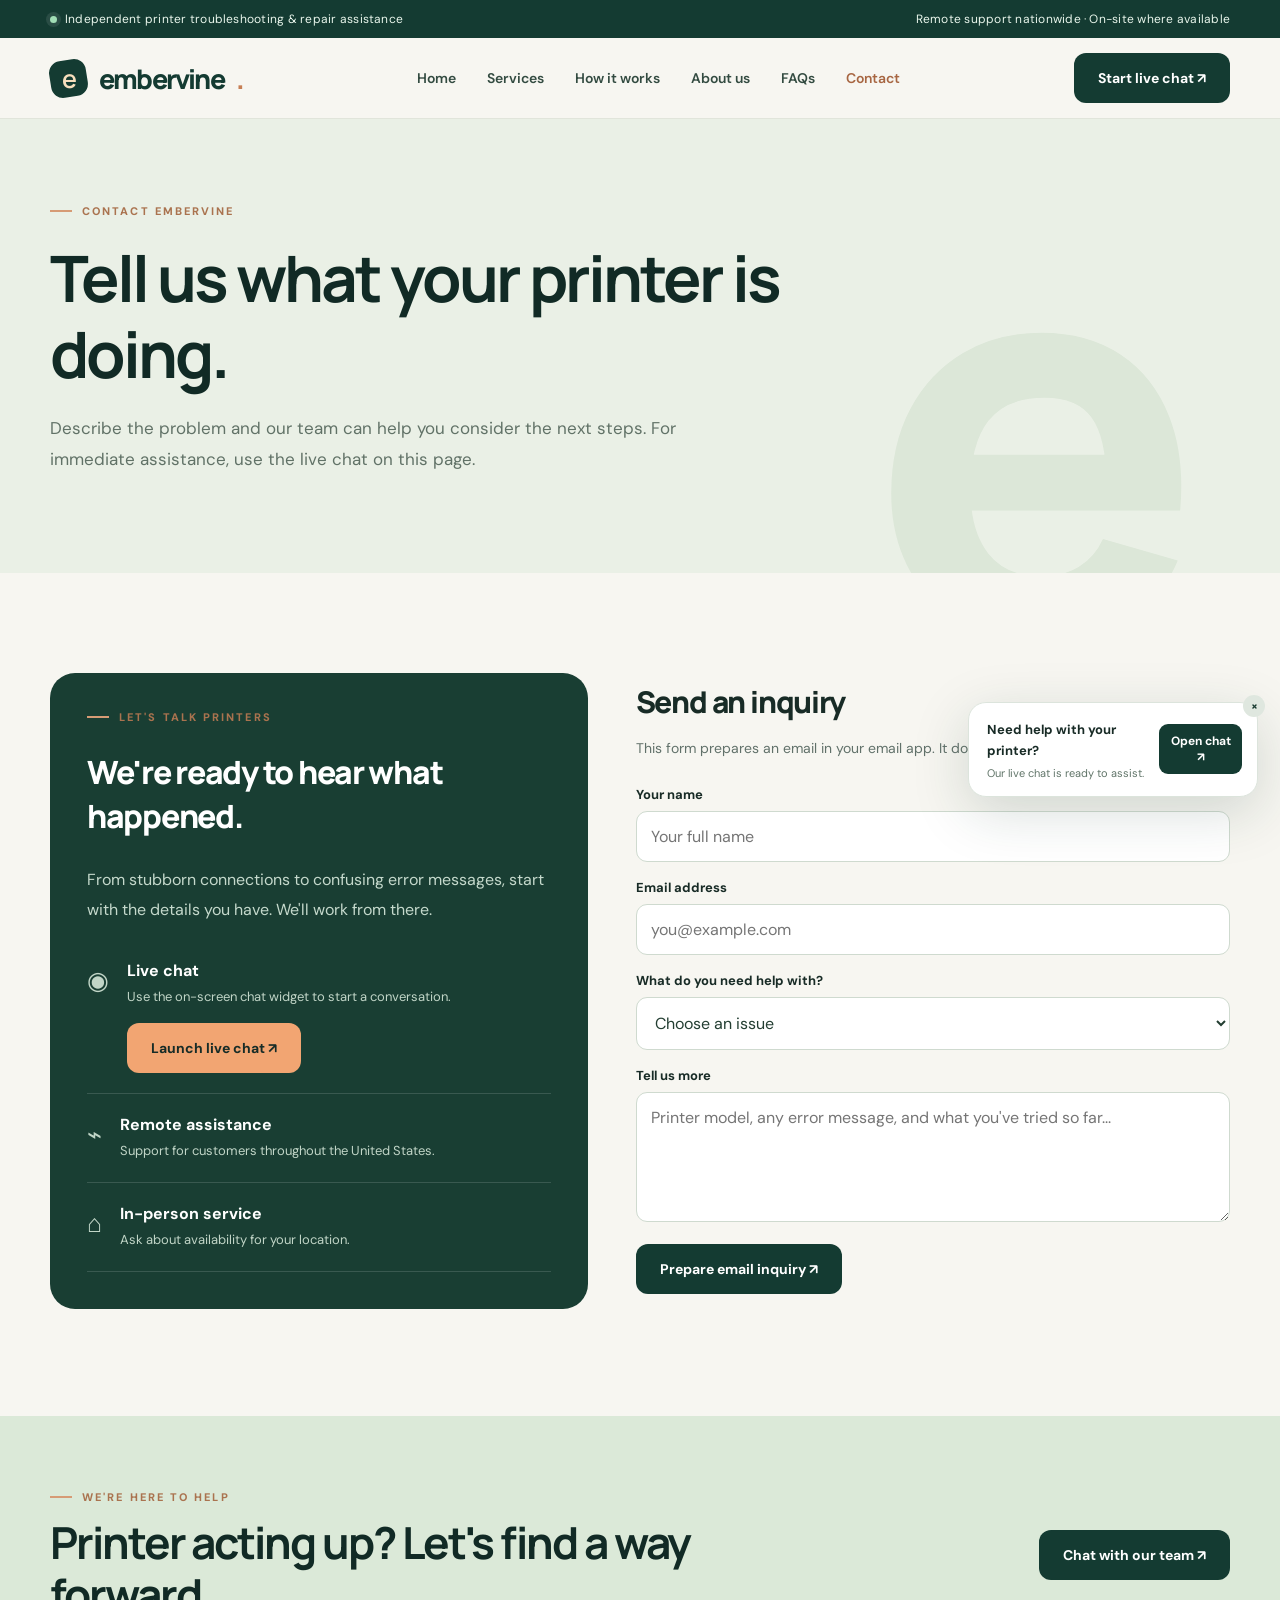
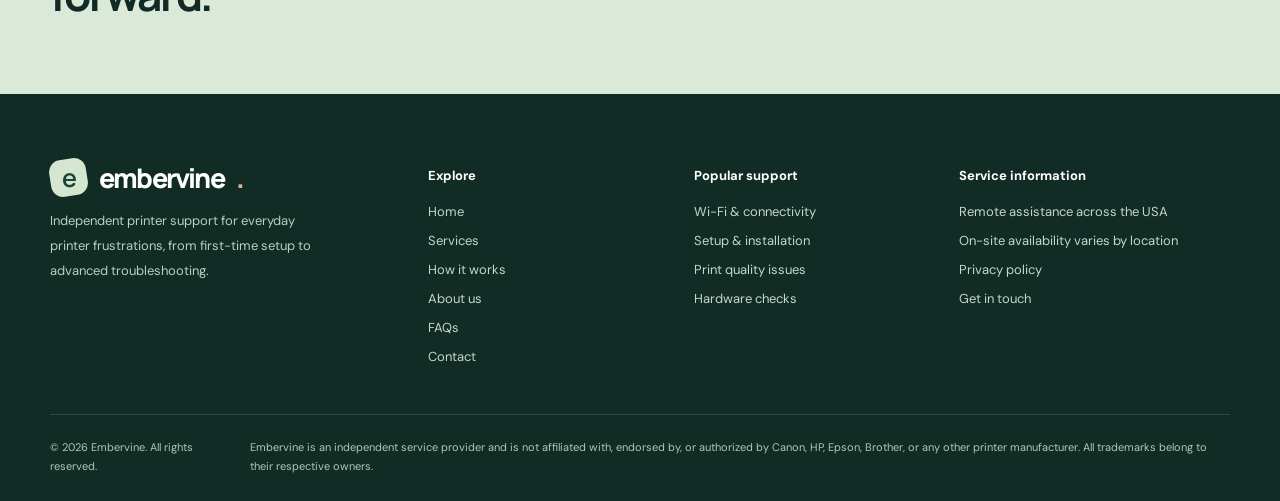
<file: contact.html>
<!doctype html><html lang="en"><head><meta charset="utf-8"><meta name="viewport" content="width=device-width,initial-scale=1"><meta name="description" content="Contact Embervine for independent printer troubleshooting, remote support and on-site assistance where available."><meta name="theme-color" content="#143b32"><title>Contact | Embervine</title><link rel="stylesheet" href="assets/style.css"><link rel="icon" href="assets/favicon.svg" type="image/svg+xml"></head><body>
<div class="topline"><div class="container"><span><i class="dot"></i> Independent printer troubleshooting &amp; repair assistance</span><span>Remote support nationwide · On-site where available</span></div></div>
<header class="site-header"><div class="container nav"><a class="logo" href="index.html" aria-label="Embervine home"><span class="brandmark"><span>e</span></span>embervine<span style="color:#c77f55">.</span></a><nav aria-label="Main navigation" class="nav-links"><a href="index.html" class="">Home</a><a href="services.html" class="">Services</a><a href="how-it-works.html" class="">How it works</a><a href="about.html" class="">About us</a><a href="faq.html" class="">FAQs</a><a href="contact.html" class="active">Contact</a></nav><div class="nav-actions"><a class="btn btn-dark" href="#" data-chat>Start live chat ↗</a><button class="menu-toggle" aria-label="Toggle menu" aria-expanded="false">☰</button></div></div></header>
<main><section class="page-hero"><div class="container"><div class="eyebrow">CONTACT EMBERVINE</div><h1>Tell us what your printer is doing.</h1><p>Describe the problem and our team can help you consider the next steps. For immediate assistance, use the live chat on this page.</p></div></section><section class="section"><div class="container contact-grid"><div class="contact-panel"><div class="eyebrow">LET'S TALK PRINTERS</div><h2>We're ready to hear what happened.</h2><p>From stubborn connections to confusing error messages, start with the details you have. We'll work from there.</p><div class="contact-row"><span style="font-size:25px">◉</span><div><strong>Live chat</strong><span>Use the on-screen chat widget to start a conversation.</span><div style="margin-top:15px"><a href="#" data-chat class="btn btn-orange">Launch live chat ↗</a></div></div></div><div class="contact-row"><span style="font-size:25px">⌁</span><div><strong>Remote assistance</strong><span>Support for customers throughout the United States.</span></div></div><div class="contact-row"><span style="font-size:25px">⌂</span><div><strong>In-person service</strong><span>Ask about availability for your location.</span></div></div></div><div class="form-panel"><h2 style="font:800 30px Manrope;letter-spacing:-.04em;margin:0 0 10px">Send an inquiry</h2><p style="line-height:1.8;color:var(--muted);font-size:14px;margin-bottom:25px">This form prepares an email in your email app. It does not submit information to a server.</p><form id="contact-form"><label class="field"><span>Your name</span><input name="name" autocomplete="name" required placeholder="Your full name"></label><label class="field"><span>Email address</span><input type="email" name="email" autocomplete="email" required placeholder="you@example.com"></label><label class="field"><span>What do you need help with?</span><select name="topic" required><option value="">Choose an issue</option><option>Printer setup</option><option>Connectivity / offline</option><option>Print quality</option><option>Paper jam / hardware</option><option>Drivers / software</option><option>Scanning / multifunction</option><option>Other</option></select></label><label class="field"><span>Tell us more</span><textarea name="message" required placeholder="Printer model, any error message, and what you've tried so far..."></textarea></label><button class="btn btn-dark" type="submit">Prepare email inquiry ↗</button><p class="form-status" id="form-status" role="status"></p></form></div></div></section></main><section class="cta-section"><div class="container"><div><div class="eyebrow">WE'RE HERE TO HELP</div><h2>Printer acting up? Let's find a way forward.</h2></div><a href="#" data-chat class="btn btn-dark">Chat with our team ↗</a></div></section>
<footer class="site-footer"><div class="container"><div class="footer-grid"><div class="footer-brand"><a href="index.html" class="logo"><span class="brandmark"><span>e</span></span>embervine<span style="color:#e7af85">.</span></a><p>Independent printer support for everyday printer frustrations, from first-time setup to advanced troubleshooting.</p></div><div><h4>Explore</h4><div class="footer-links"><a href="index.html">Home</a><a href="services.html">Services</a><a href="how-it-works.html">How it works</a><a href="about.html">About us</a><a href="faq.html">FAQs</a><a href="contact.html">Contact</a></div></div><div><h4>Popular support</h4><div class="footer-links"><a href="services.html#connectivity">Wi-Fi &amp; connectivity</a><a href="services.html#setup">Setup &amp; installation</a><a href="services.html#quality">Print quality issues</a><a href="services.html#hardware">Hardware checks</a></div></div><div><h4>Service information</h4><div class="footer-links"><span>Remote assistance across the USA</span><span>On-site availability varies by location</span><a href="privacy.html">Privacy policy</a><a href="contact.html">Get in touch</a></div></div></div><div class="footer-bottom"><span>© 2026 Embervine. All rights reserved.</span><span>Embervine is an independent service provider and is not affiliated with, endorsed by, or authorized by Canon, HP, Epson, Brother, or any other printer manufacturer. All trademarks belong to their respective owners.</span></div></div></footer>
<div class="chat-prompt" id="chat-prompt"><button type="button" aria-label="Dismiss chat prompt" class="chat-close">×</button><div><b style="font-size:13px">Need help with your printer?</b><div class="small" id="chat-status">Our live chat is ready to assist.</div></div><button type="button" data-chat>Open chat ↗</button></div>
<script src="assets/app.js" defer></script></body></html>
</file>
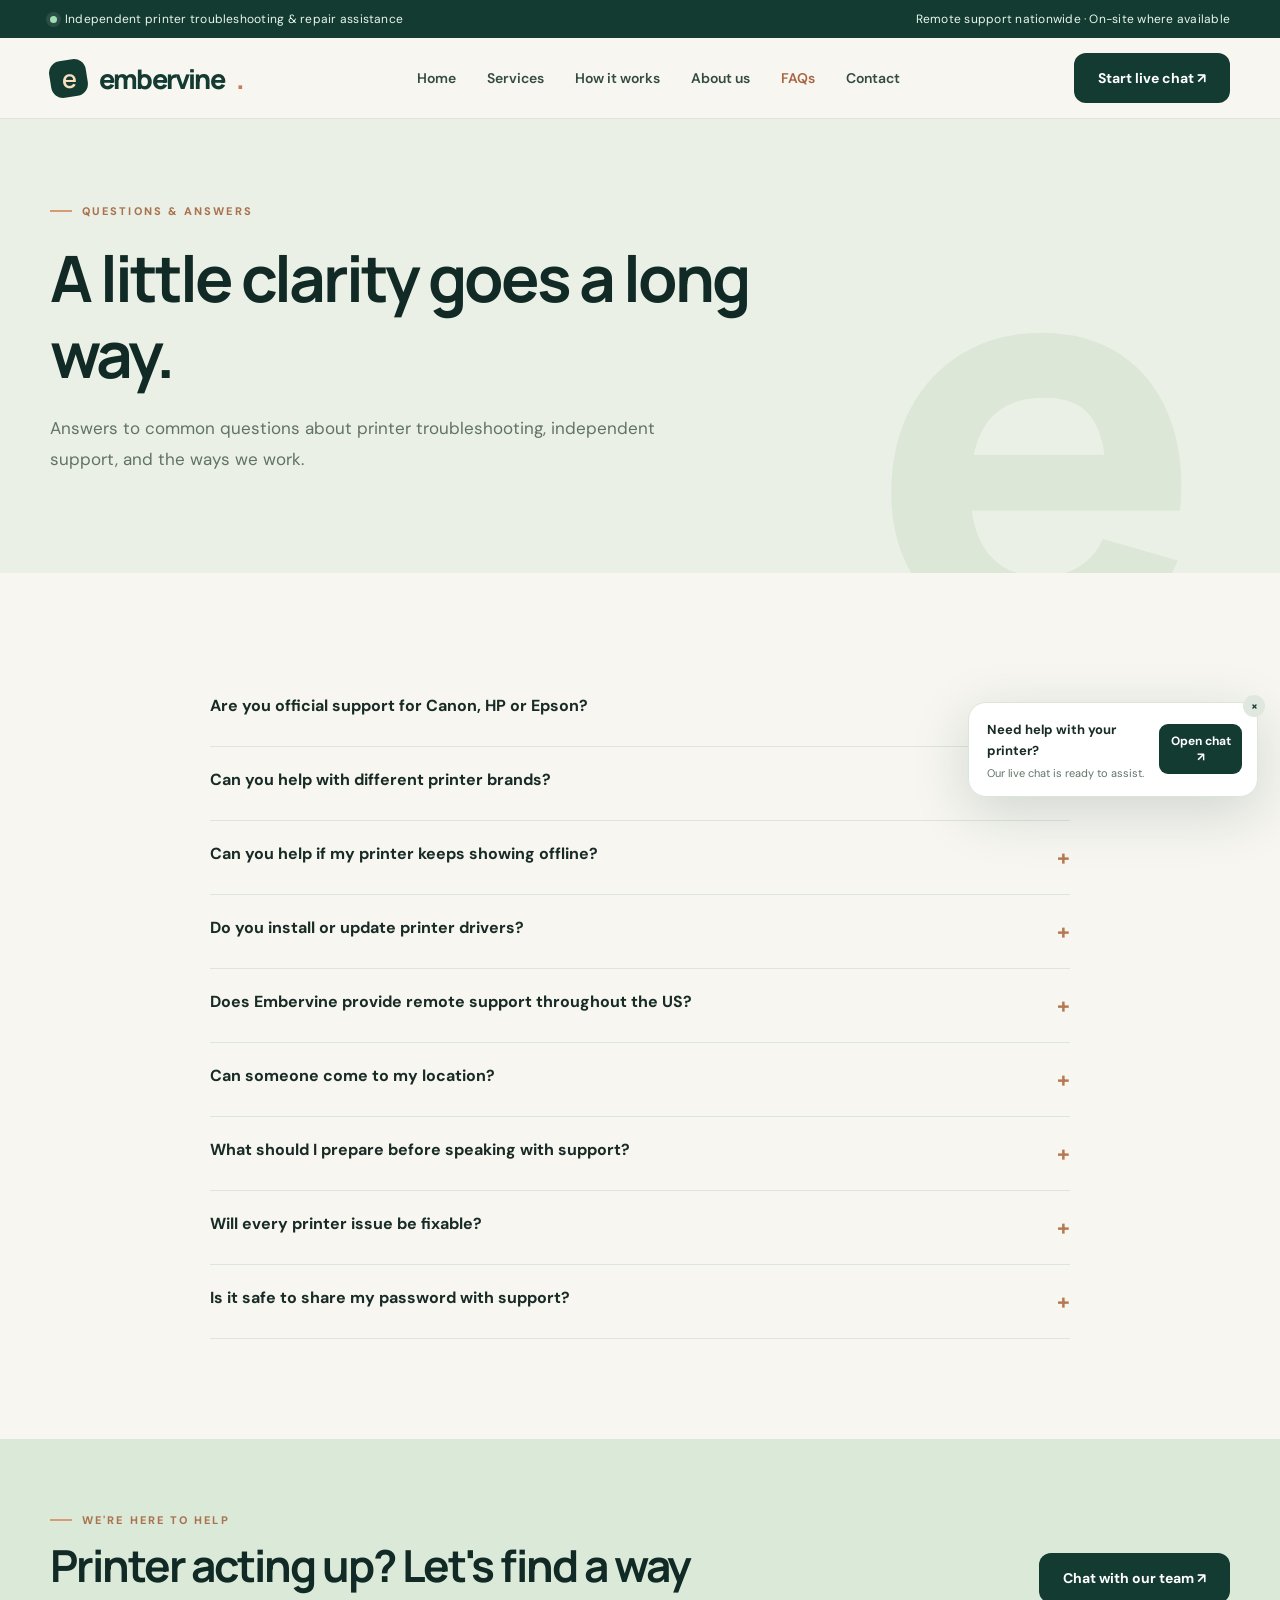
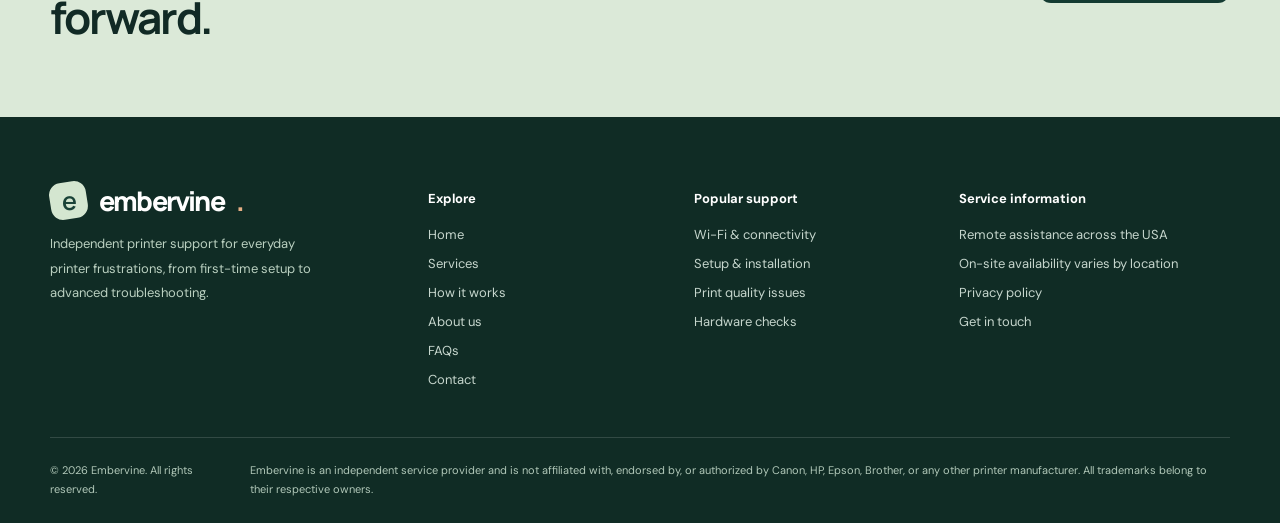
<file: faq.html>
<!doctype html><html lang="en"><head><meta charset="utf-8"><meta name="viewport" content="width=device-width,initial-scale=1"><meta name="description" content="Embervine printer support FAQ, including remote support, printer problems and independent provider disclosures."><meta name="theme-color" content="#143b32"><title>Frequently Asked Questions | Embervine</title><link rel="stylesheet" href="assets/style.css"><link rel="icon" href="assets/favicon.svg" type="image/svg+xml"></head><body>
<div class="topline"><div class="container"><span><i class="dot"></i> Independent printer troubleshooting &amp; repair assistance</span><span>Remote support nationwide · On-site where available</span></div></div>
<header class="site-header"><div class="container nav"><a class="logo" href="index.html" aria-label="Embervine home"><span class="brandmark"><span>e</span></span>embervine<span style="color:#c77f55">.</span></a><nav aria-label="Main navigation" class="nav-links"><a href="index.html" class="">Home</a><a href="services.html" class="">Services</a><a href="how-it-works.html" class="">How it works</a><a href="about.html" class="">About us</a><a href="faq.html" class="active">FAQs</a><a href="contact.html" class="">Contact</a></nav><div class="nav-actions"><a class="btn btn-dark" href="#" data-chat>Start live chat ↗</a><button class="menu-toggle" aria-label="Toggle menu" aria-expanded="false">☰</button></div></div></header>
<main><section class="page-hero"><div class="container"><div class="eyebrow">QUESTIONS & ANSWERS</div><h1>A little clarity goes a long way.</h1><p>Answers to common questions about printer troubleshooting, independent support, and the ways we work.</p></div></section><section class="section"><div class="container"><div class="faqs"><details class="faq"><summary>Are you official support for Canon, HP or Epson?</summary><p>No. Embervine is an independent service provider. We are not affiliated with, endorsed by, or authorized by Canon, HP, Epson, Brother, or other printer manufacturers.</p></details><details class="faq"><summary>Can you help with different printer brands?</summary><p>We can discuss symptoms involving a wide range of printers. Specific repair options depend on the model, problem and availability of applicable service resources.</p></details><details class="faq"><summary>Can you help if my printer keeps showing offline?</summary><p>Yes. An offline printer can be related to Wi-Fi, device settings, connection status or print queues. We can help walk through relevant troubleshooting checks.</p></details><details class="faq"><summary>Do you install or update printer drivers?</summary><p>We can guide you through identifying appropriate printer software from official manufacturer sources. We do not represent manufacturer support or distribute proprietary drivers.</p></details><details class="faq"><summary>Does Embervine provide remote support throughout the US?</summary><p>Remote troubleshooting is offered to customers across the United States, subject to support availability and the nature of the issue.</p></details><details class="faq"><summary>Can someone come to my location?</summary><p>On-site service options vary by geographic area and technical requirements. Please contact us to ask about your specific location.</p></details><details class="faq"><summary>What should I prepare before speaking with support?</summary><p>It helps to know your printer model, what error appears, what device you are printing from, and whether the issue began after a recent change.</p></details><details class="faq"><summary>Will every printer issue be fixable?</summary><p>Not every printer can be repaired. Some hardware damage, aging components, warranty cases, or discontinued models may require replacement or manufacturer service.</p></details><details class="faq"><summary>Is it safe to share my password with support?</summary><p>Do not share passwords, verification codes, or sensitive financial details. If remote access is ever considered, only proceed with informed consent and use trusted security practices.</p></details></div></div></section></main><section class="cta-section"><div class="container"><div><div class="eyebrow">WE'RE HERE TO HELP</div><h2>Printer acting up? Let's find a way forward.</h2></div><a href="#" data-chat class="btn btn-dark">Chat with our team ↗</a></div></section>
<footer class="site-footer"><div class="container"><div class="footer-grid"><div class="footer-brand"><a href="index.html" class="logo"><span class="brandmark"><span>e</span></span>embervine<span style="color:#e7af85">.</span></a><p>Independent printer support for everyday printer frustrations, from first-time setup to advanced troubleshooting.</p></div><div><h4>Explore</h4><div class="footer-links"><a href="index.html">Home</a><a href="services.html">Services</a><a href="how-it-works.html">How it works</a><a href="about.html">About us</a><a href="faq.html">FAQs</a><a href="contact.html">Contact</a></div></div><div><h4>Popular support</h4><div class="footer-links"><a href="services.html#connectivity">Wi-Fi &amp; connectivity</a><a href="services.html#setup">Setup &amp; installation</a><a href="services.html#quality">Print quality issues</a><a href="services.html#hardware">Hardware checks</a></div></div><div><h4>Service information</h4><div class="footer-links"><span>Remote assistance across the USA</span><span>On-site availability varies by location</span><a href="privacy.html">Privacy policy</a><a href="contact.html">Get in touch</a></div></div></div><div class="footer-bottom"><span>© 2026 Embervine. All rights reserved.</span><span>Embervine is an independent service provider and is not affiliated with, endorsed by, or authorized by Canon, HP, Epson, Brother, or any other printer manufacturer. All trademarks belong to their respective owners.</span></div></div></footer>
<div class="chat-prompt" id="chat-prompt"><button type="button" aria-label="Dismiss chat prompt" class="chat-close">×</button><div><b style="font-size:13px">Need help with your printer?</b><div class="small" id="chat-status">Our live chat is ready to assist.</div></div><button type="button" data-chat>Open chat ↗</button></div>
<script src="assets/app.js" defer></script></body></html>
</file>
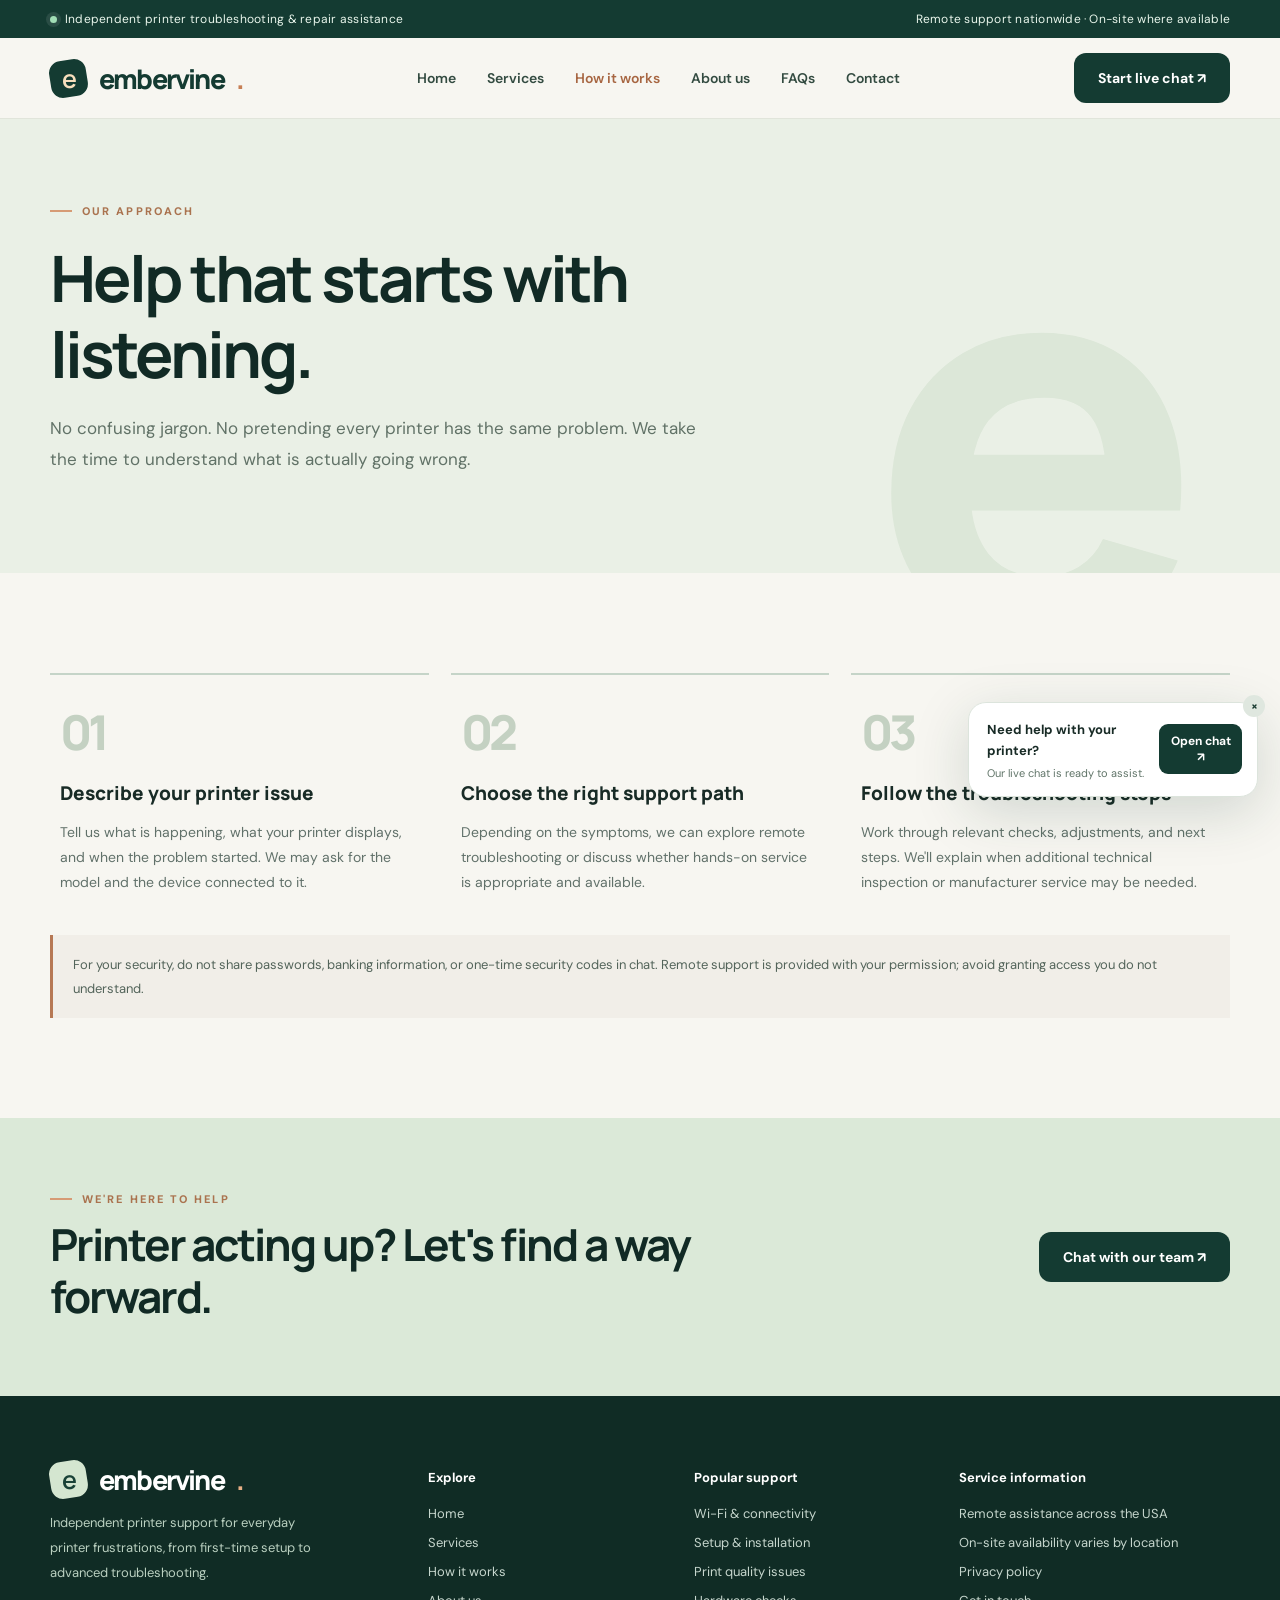
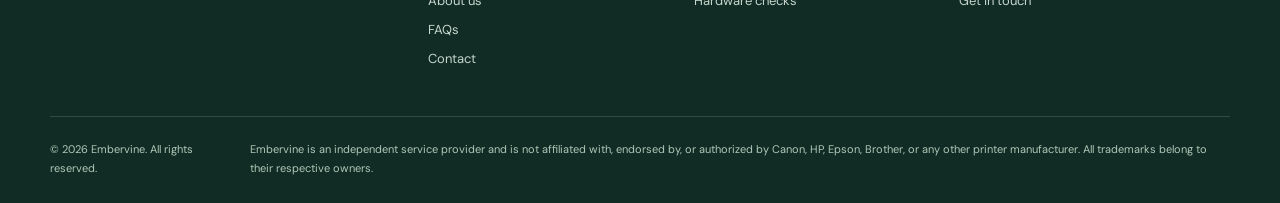
<file: how-it-works.html>
<!doctype html><html lang="en"><head><meta charset="utf-8"><meta name="viewport" content="width=device-width,initial-scale=1"><meta name="description" content="Learn how Embervine diagnoses printer problems and provides remote or on-site troubleshooting."><meta name="theme-color" content="#143b32"><title>How It Works | Embervine</title><link rel="stylesheet" href="assets/style.css"><link rel="icon" href="assets/favicon.svg" type="image/svg+xml"></head><body>
<div class="topline"><div class="container"><span><i class="dot"></i> Independent printer troubleshooting &amp; repair assistance</span><span>Remote support nationwide · On-site where available</span></div></div>
<header class="site-header"><div class="container nav"><a class="logo" href="index.html" aria-label="Embervine home"><span class="brandmark"><span>e</span></span>embervine<span style="color:#c77f55">.</span></a><nav aria-label="Main navigation" class="nav-links"><a href="index.html" class="">Home</a><a href="services.html" class="">Services</a><a href="how-it-works.html" class="active">How it works</a><a href="about.html" class="">About us</a><a href="faq.html" class="">FAQs</a><a href="contact.html" class="">Contact</a></nav><div class="nav-actions"><a class="btn btn-dark" href="#" data-chat>Start live chat ↗</a><button class="menu-toggle" aria-label="Toggle menu" aria-expanded="false">☰</button></div></div></header>
<main><section class="page-hero"><div class="container"><div class="eyebrow">OUR APPROACH</div><h1>Help that starts with listening.</h1><p>No confusing jargon. No pretending every printer has the same problem. We take the time to understand what is actually going wrong.</p></div></section><section class="section"><div class="container"><div class="steps"><div class="step"><div class="step-n">01</div><h3>Describe your printer issue</h3><p>Tell us what is happening, what your printer displays, and when the problem started. We may ask for the model and the device connected to it.</p></div><div class="step"><div class="step-n">02</div><h3>Choose the right support path</h3><p>Depending on the symptoms, we can explore remote troubleshooting or discuss whether hands-on service is appropriate and available.</p></div><div class="step"><div class="step-n">03</div><h3>Follow the troubleshooting steps</h3><p>Work through relevant checks, adjustments, and next steps. We'll explain when additional technical inspection or manufacturer service may be needed.</p></div></div><div class="notice">For your security, do not share passwords, banking information, or one-time security codes in chat. Remote support is provided with your permission; avoid granting access you do not understand.</div></div></section></main><section class="cta-section"><div class="container"><div><div class="eyebrow">WE'RE HERE TO HELP</div><h2>Printer acting up? Let's find a way forward.</h2></div><a href="#" data-chat class="btn btn-dark">Chat with our team ↗</a></div></section>
<footer class="site-footer"><div class="container"><div class="footer-grid"><div class="footer-brand"><a href="index.html" class="logo"><span class="brandmark"><span>e</span></span>embervine<span style="color:#e7af85">.</span></a><p>Independent printer support for everyday printer frustrations, from first-time setup to advanced troubleshooting.</p></div><div><h4>Explore</h4><div class="footer-links"><a href="index.html">Home</a><a href="services.html">Services</a><a href="how-it-works.html">How it works</a><a href="about.html">About us</a><a href="faq.html">FAQs</a><a href="contact.html">Contact</a></div></div><div><h4>Popular support</h4><div class="footer-links"><a href="services.html#connectivity">Wi-Fi &amp; connectivity</a><a href="services.html#setup">Setup &amp; installation</a><a href="services.html#quality">Print quality issues</a><a href="services.html#hardware">Hardware checks</a></div></div><div><h4>Service information</h4><div class="footer-links"><span>Remote assistance across the USA</span><span>On-site availability varies by location</span><a href="privacy.html">Privacy policy</a><a href="contact.html">Get in touch</a></div></div></div><div class="footer-bottom"><span>© 2026 Embervine. All rights reserved.</span><span>Embervine is an independent service provider and is not affiliated with, endorsed by, or authorized by Canon, HP, Epson, Brother, or any other printer manufacturer. All trademarks belong to their respective owners.</span></div></div></footer>
<div class="chat-prompt" id="chat-prompt"><button type="button" aria-label="Dismiss chat prompt" class="chat-close">×</button><div><b style="font-size:13px">Need help with your printer?</b><div class="small" id="chat-status">Our live chat is ready to assist.</div></div><button type="button" data-chat>Open chat ↗</button></div>
<script src="assets/app.js" defer></script></body></html>
</file>
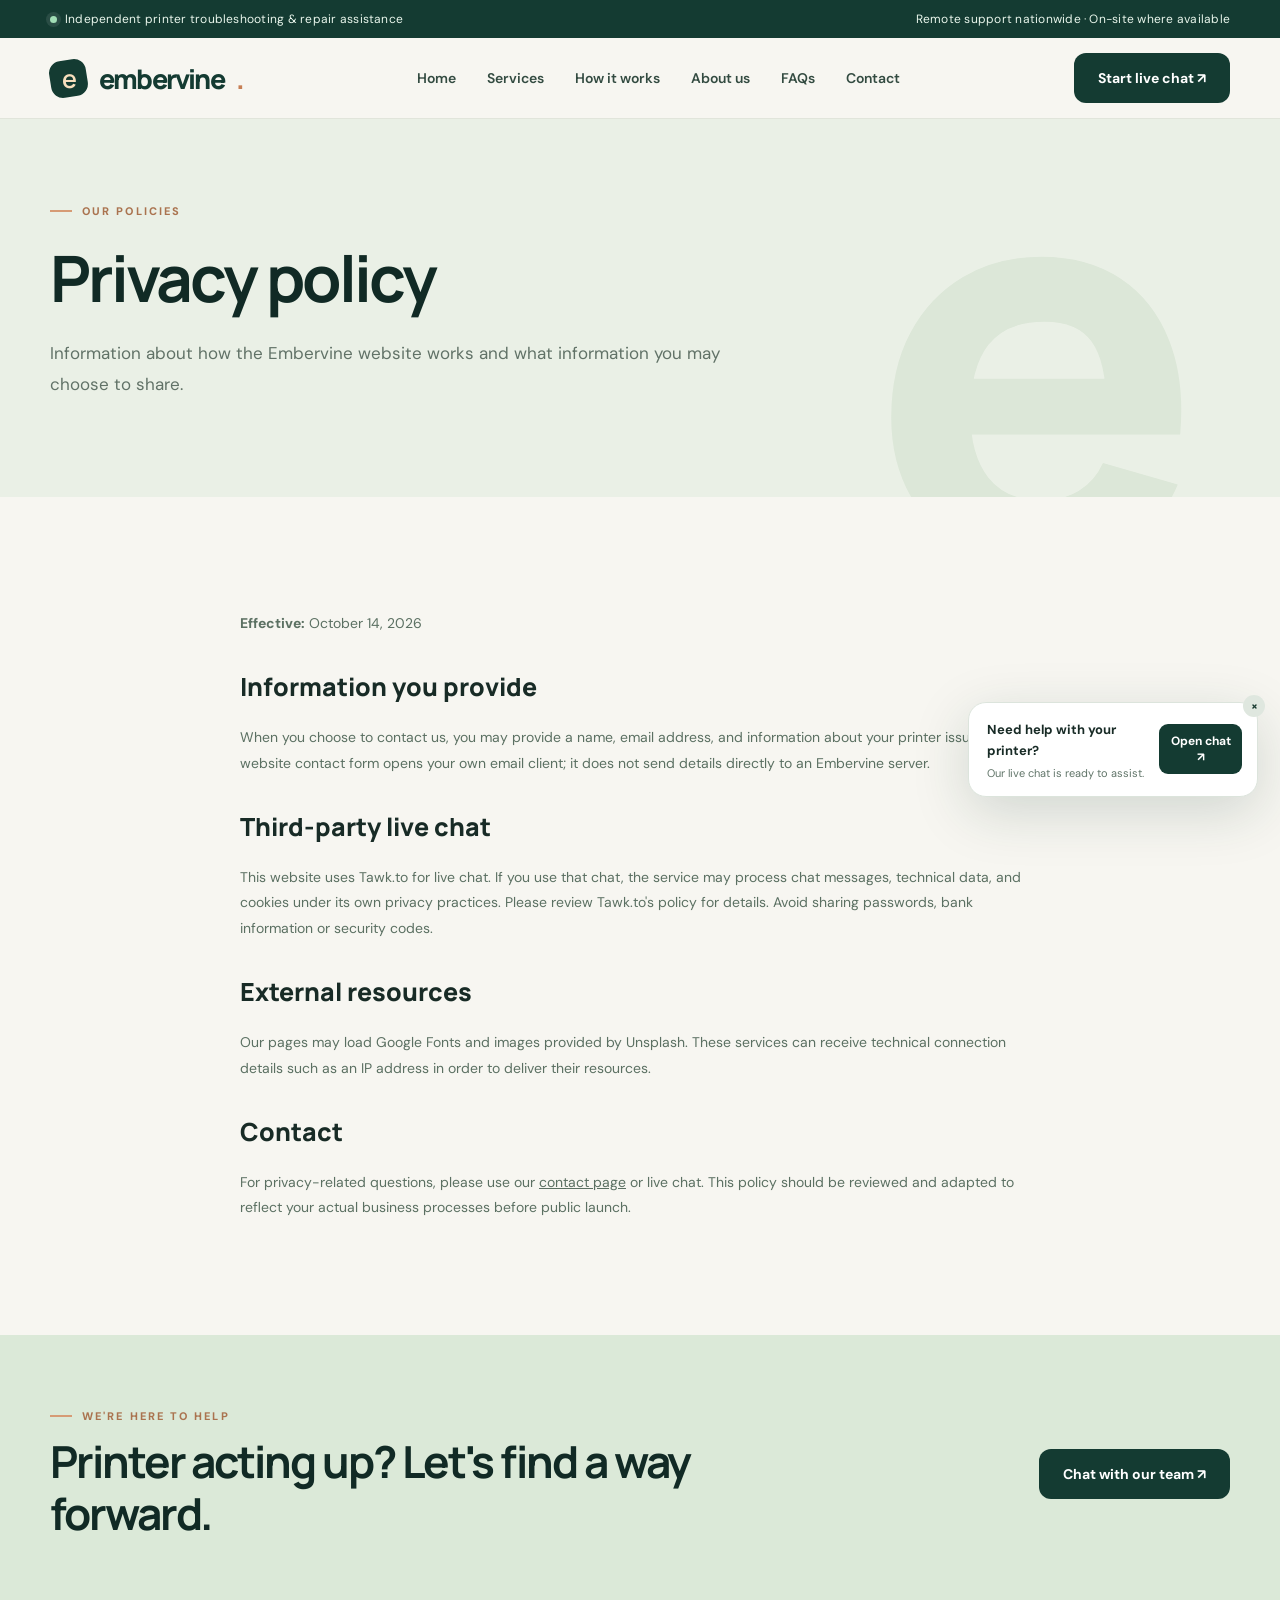
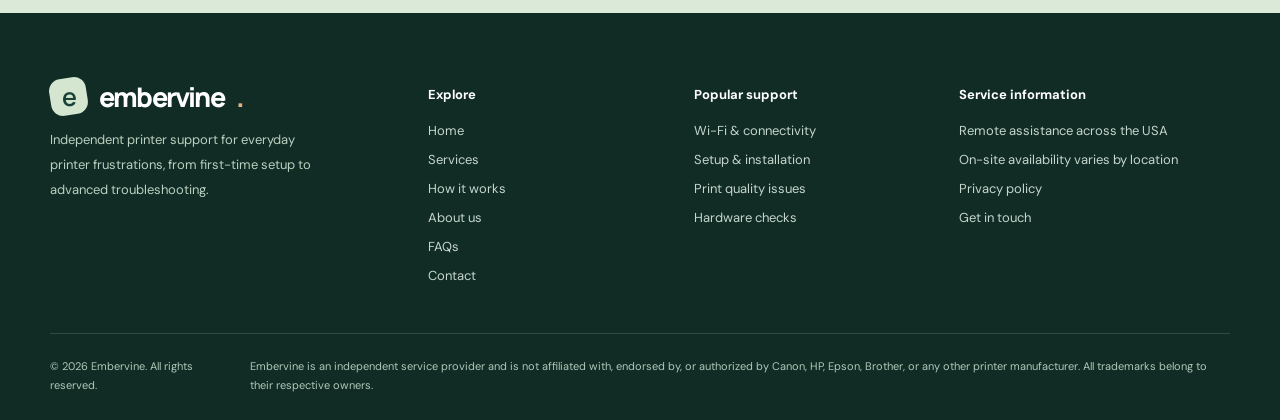
<file: privacy.html>
<!doctype html><html lang="en"><head><meta charset="utf-8"><meta name="viewport" content="width=device-width,initial-scale=1"><meta name="description" content="Privacy information for Embervine website visitors and live chat users."><meta name="theme-color" content="#143b32"><title>Privacy Policy | Embervine</title><link rel="stylesheet" href="assets/style.css"><link rel="icon" href="assets/favicon.svg" type="image/svg+xml"></head><body>
<div class="topline"><div class="container"><span><i class="dot"></i> Independent printer troubleshooting &amp; repair assistance</span><span>Remote support nationwide · On-site where available</span></div></div>
<header class="site-header"><div class="container nav"><a class="logo" href="index.html" aria-label="Embervine home"><span class="brandmark"><span>e</span></span>embervine<span style="color:#c77f55">.</span></a><nav aria-label="Main navigation" class="nav-links"><a href="index.html" class="">Home</a><a href="services.html" class="">Services</a><a href="how-it-works.html" class="">How it works</a><a href="about.html" class="">About us</a><a href="faq.html" class="">FAQs</a><a href="contact.html" class="">Contact</a></nav><div class="nav-actions"><a class="btn btn-dark" href="#" data-chat>Start live chat ↗</a><button class="menu-toggle" aria-label="Toggle menu" aria-expanded="false">☰</button></div></div></header>
<main><section class="page-hero"><div class="container"><div class="eyebrow">OUR POLICIES</div><h1>Privacy policy</h1><p>Information about how the Embervine website works and what information you may choose to share.</p></div></section><section class="section"><div class="container policy"><p><strong>Effective:</strong> October 14, 2026</p><h2>Information you provide</h2><p>When you choose to contact us, you may provide a name, email address, and information about your printer issue. Our website contact form opens your own email client; it does not send details directly to an Embervine server.</p><h2>Third-party live chat</h2><p>This website uses Tawk.to for live chat. If you use that chat, the service may process chat messages, technical data, and cookies under its own privacy practices. Please review Tawk.to's policy for details. Avoid sharing passwords, bank information or security codes.</p><h2>External resources</h2><p>Our pages may load Google Fonts and images provided by Unsplash. These services can receive technical connection details such as an IP address in order to deliver their resources.</p><h2>Contact</h2><p>For privacy-related questions, please use our <a href="contact.html" style="text-decoration:underline">contact page</a> or live chat. This policy should be reviewed and adapted to reflect your actual business processes before public launch.</p></div></section></main><section class="cta-section"><div class="container"><div><div class="eyebrow">WE'RE HERE TO HELP</div><h2>Printer acting up? Let's find a way forward.</h2></div><a href="#" data-chat class="btn btn-dark">Chat with our team ↗</a></div></section>
<footer class="site-footer"><div class="container"><div class="footer-grid"><div class="footer-brand"><a href="index.html" class="logo"><span class="brandmark"><span>e</span></span>embervine<span style="color:#e7af85">.</span></a><p>Independent printer support for everyday printer frustrations, from first-time setup to advanced troubleshooting.</p></div><div><h4>Explore</h4><div class="footer-links"><a href="index.html">Home</a><a href="services.html">Services</a><a href="how-it-works.html">How it works</a><a href="about.html">About us</a><a href="faq.html">FAQs</a><a href="contact.html">Contact</a></div></div><div><h4>Popular support</h4><div class="footer-links"><a href="services.html#connectivity">Wi-Fi &amp; connectivity</a><a href="services.html#setup">Setup &amp; installation</a><a href="services.html#quality">Print quality issues</a><a href="services.html#hardware">Hardware checks</a></div></div><div><h4>Service information</h4><div class="footer-links"><span>Remote assistance across the USA</span><span>On-site availability varies by location</span><a href="privacy.html">Privacy policy</a><a href="contact.html">Get in touch</a></div></div></div><div class="footer-bottom"><span>© 2026 Embervine. All rights reserved.</span><span>Embervine is an independent service provider and is not affiliated with, endorsed by, or authorized by Canon, HP, Epson, Brother, or any other printer manufacturer. All trademarks belong to their respective owners.</span></div></div></footer>
<div class="chat-prompt" id="chat-prompt"><button type="button" aria-label="Dismiss chat prompt" class="chat-close">×</button><div><b style="font-size:13px">Need help with your printer?</b><div class="small" id="chat-status">Our live chat is ready to assist.</div></div><button type="button" data-chat>Open chat ↗</button></div>
<script src="assets/app.js" defer></script></body></html>
</file>
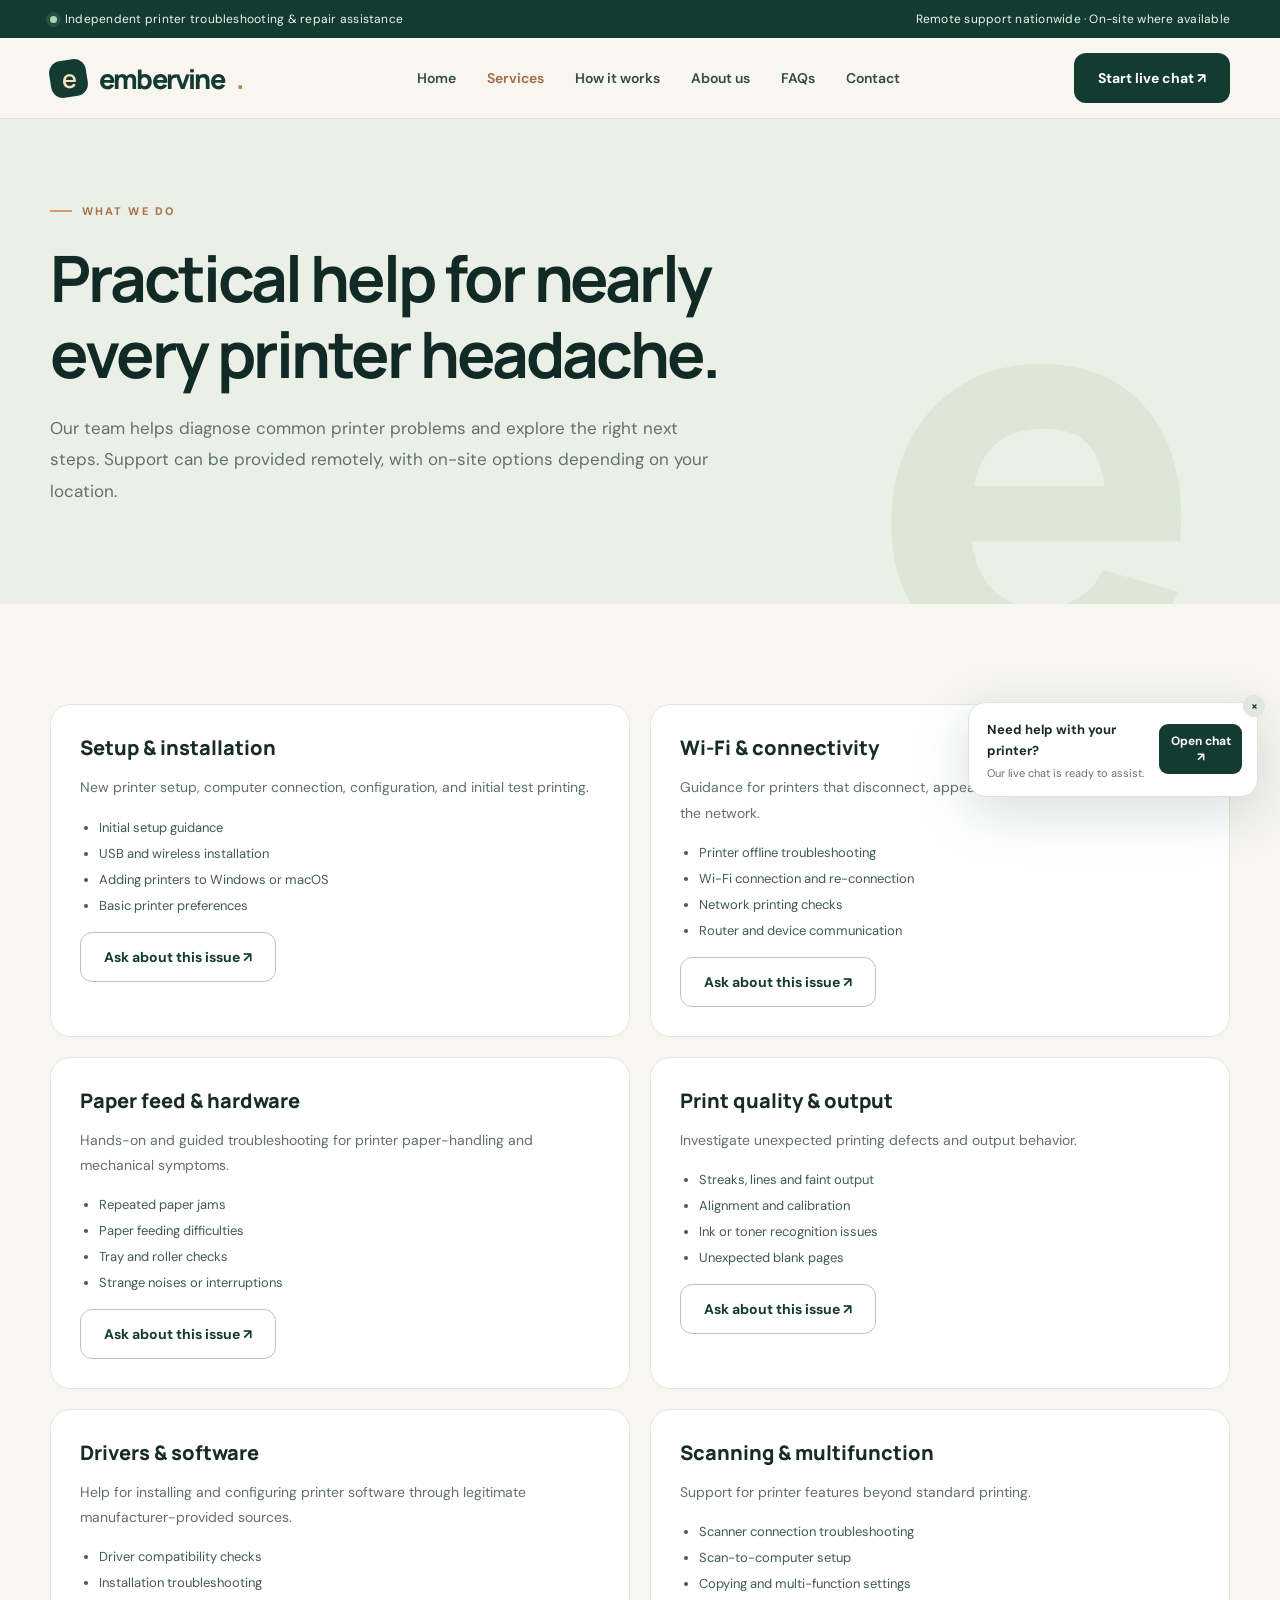
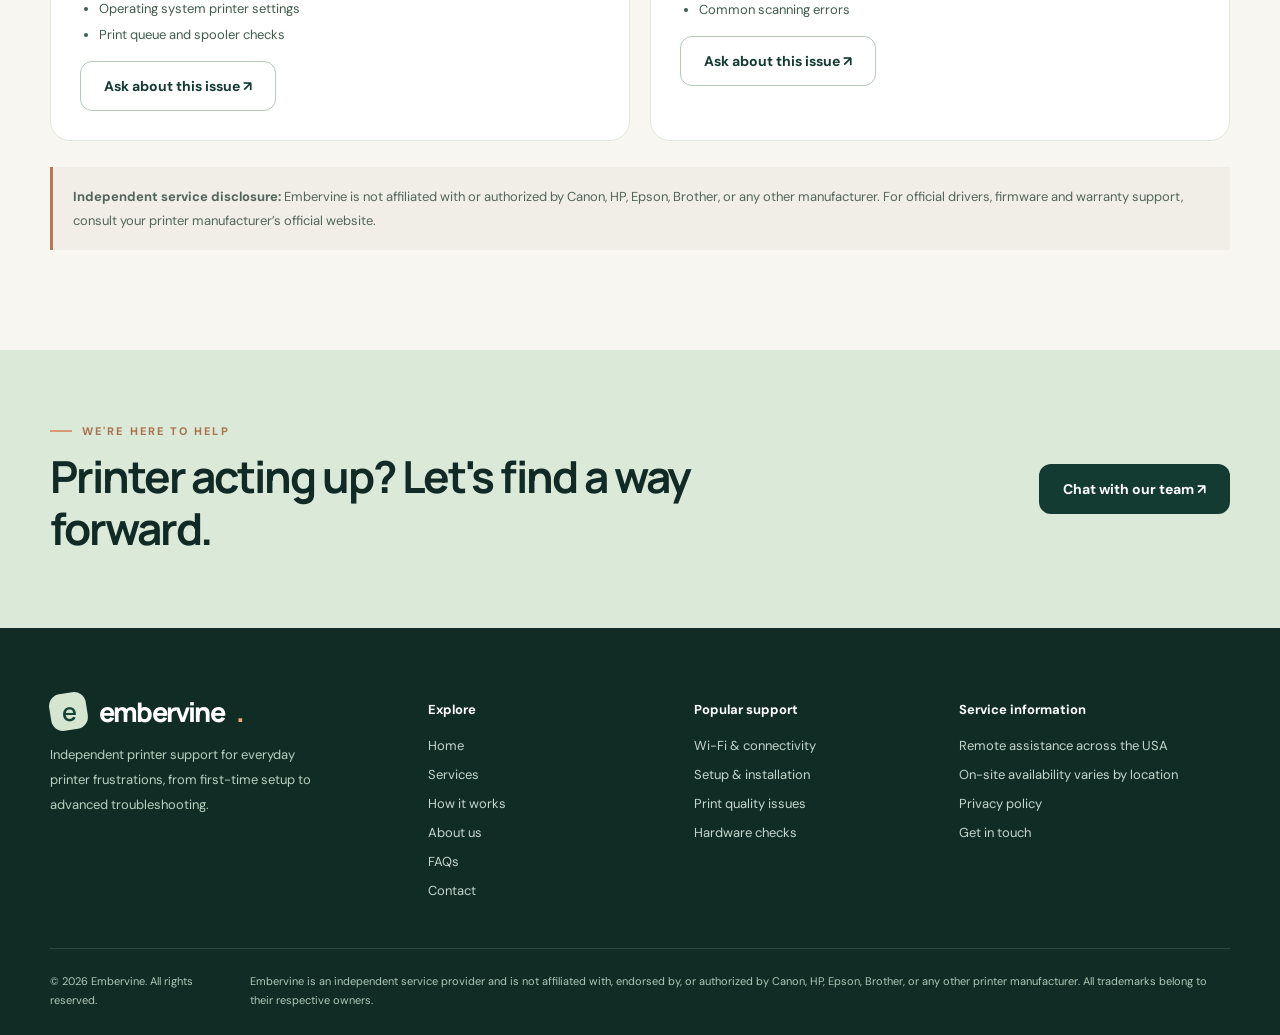
<file: services.html>
<!doctype html><html lang="en"><head><meta charset="utf-8"><meta name="viewport" content="width=device-width,initial-scale=1"><meta name="description" content="Explore Embervine printer setup, Wi-Fi troubleshooting, repairs, scanning and software support."><meta name="theme-color" content="#143b32"><title>Printer Services | Embervine</title><link rel="stylesheet" href="assets/style.css"><link rel="icon" href="assets/favicon.svg" type="image/svg+xml"></head><body>
<div class="topline"><div class="container"><span><i class="dot"></i> Independent printer troubleshooting &amp; repair assistance</span><span>Remote support nationwide · On-site where available</span></div></div>
<header class="site-header"><div class="container nav"><a class="logo" href="index.html" aria-label="Embervine home"><span class="brandmark"><span>e</span></span>embervine<span style="color:#c77f55">.</span></a><nav aria-label="Main navigation" class="nav-links"><a href="index.html" class="">Home</a><a href="services.html" class="active">Services</a><a href="how-it-works.html" class="">How it works</a><a href="about.html" class="">About us</a><a href="faq.html" class="">FAQs</a><a href="contact.html" class="">Contact</a></nav><div class="nav-actions"><a class="btn btn-dark" href="#" data-chat>Start live chat ↗</a><button class="menu-toggle" aria-label="Toggle menu" aria-expanded="false">☰</button></div></div></header>
<main><section class="page-hero"><div class="container"><div class="eyebrow">WHAT WE DO</div><h1>Practical help for nearly every printer headache.</h1><p>Our team helps diagnose common printer problems and explore the right next steps. Support can be provided remotely, with on-site options depending on your location.</p></div></section><section class="section"><div class="container"><div class="service-detail"><article class="detail-item" id="setup"><b>Setup & installation</b><p>New printer setup, computer connection, configuration, and initial test printing.</p><ul><li>Initial setup guidance</li><li>USB and wireless installation</li><li>Adding printers to Windows or macOS</li><li>Basic printer preferences</li></ul><a href="#" data-chat class="btn btn-outline">Ask about this issue ↗</a></article><article class="detail-item" id="connectivity"><b>Wi-Fi & connectivity</b><p>Guidance for printers that disconnect, appear offline, or cannot be found on the network.</p><ul><li>Printer offline troubleshooting</li><li>Wi-Fi connection and re-connection</li><li>Network printing checks</li><li>Router and device communication</li></ul><a href="#" data-chat class="btn btn-outline">Ask about this issue ↗</a></article><article class="detail-item" id="hardware"><b>Paper feed & hardware</b><p>Hands-on and guided troubleshooting for printer paper-handling and mechanical symptoms.</p><ul><li>Repeated paper jams</li><li>Paper feeding difficulties</li><li>Tray and roller checks</li><li>Strange noises or interruptions</li></ul><a href="#" data-chat class="btn btn-outline">Ask about this issue ↗</a></article><article class="detail-item" id="quality"><b>Print quality & output</b><p>Investigate unexpected printing defects and output behavior.</p><ul><li>Streaks, lines and faint output</li><li>Alignment and calibration</li><li>Ink or toner recognition issues</li><li>Unexpected blank pages</li></ul><a href="#" data-chat class="btn btn-outline">Ask about this issue ↗</a></article><article class="detail-item" id="drivers"><b>Drivers & software</b><p>Help for installing and configuring printer software through legitimate manufacturer-provided sources.</p><ul><li>Driver compatibility checks</li><li>Installation troubleshooting</li><li>Operating system printer settings</li><li>Print queue and spooler checks</li></ul><a href="#" data-chat class="btn btn-outline">Ask about this issue ↗</a></article><article class="detail-item" id="scanning"><b>Scanning & multifunction</b><p>Support for printer features beyond standard printing.</p><ul><li>Scanner connection troubleshooting</li><li>Scan-to-computer setup</li><li>Copying and multi-function settings</li><li>Common scanning errors</li></ul><a href="#" data-chat class="btn btn-outline">Ask about this issue ↗</a></article></div><div class="notice"><strong>Independent service disclosure:</strong> Embervine is not affiliated with or authorized by Canon, HP, Epson, Brother, or any other manufacturer. For official drivers, firmware and warranty support, consult your printer manufacturer’s official website.</div></div></section></main><section class="cta-section"><div class="container"><div><div class="eyebrow">WE'RE HERE TO HELP</div><h2>Printer acting up? Let's find a way forward.</h2></div><a href="#" data-chat class="btn btn-dark">Chat with our team ↗</a></div></section>
<footer class="site-footer"><div class="container"><div class="footer-grid"><div class="footer-brand"><a href="index.html" class="logo"><span class="brandmark"><span>e</span></span>embervine<span style="color:#e7af85">.</span></a><p>Independent printer support for everyday printer frustrations, from first-time setup to advanced troubleshooting.</p></div><div><h4>Explore</h4><div class="footer-links"><a href="index.html">Home</a><a href="services.html">Services</a><a href="how-it-works.html">How it works</a><a href="about.html">About us</a><a href="faq.html">FAQs</a><a href="contact.html">Contact</a></div></div><div><h4>Popular support</h4><div class="footer-links"><a href="services.html#connectivity">Wi-Fi &amp; connectivity</a><a href="services.html#setup">Setup &amp; installation</a><a href="services.html#quality">Print quality issues</a><a href="services.html#hardware">Hardware checks</a></div></div><div><h4>Service information</h4><div class="footer-links"><span>Remote assistance across the USA</span><span>On-site availability varies by location</span><a href="privacy.html">Privacy policy</a><a href="contact.html">Get in touch</a></div></div></div><div class="footer-bottom"><span>© 2026 Embervine. All rights reserved.</span><span>Embervine is an independent service provider and is not affiliated with, endorsed by, or authorized by Canon, HP, Epson, Brother, or any other printer manufacturer. All trademarks belong to their respective owners.</span></div></div></footer>
<div class="chat-prompt" id="chat-prompt"><button type="button" aria-label="Dismiss chat prompt" class="chat-close">×</button><div><b style="font-size:13px">Need help with your printer?</b><div class="small" id="chat-status">Our live chat is ready to assist.</div></div><button type="button" data-chat>Open chat ↗</button></div>
<script src="assets/app.js" defer></script></body></html>
</file>
<file: assets/style.css>
@import url('https://fonts.googleapis.com/css2?family=DM+Sans:wght@400;500;600;700&family=Manrope:wght@400;500;600;700;800&display=swap');
:root{--pine:#143b32;--dark:#112a25;--leaf:#d9e8d2;--orange:#f2a572;--cream:#f7f6f1;--white:#fff;--ink:#182b26;--muted:#61716a;--line:#dce3dc;--radius:22px}*{box-sizing:border-box}html{scroll-behavior:smooth}body{margin:0;font-family:'DM Sans',sans-serif;background:var(--cream);color:var(--ink);-webkit-font-smoothing:antialiased}a{color:inherit;text-decoration:none}button,input,textarea,select{font:inherit}button{cursor:pointer}.container{width:min(1180px,calc(100% - 48px));margin:auto}.topline{background:var(--pine);color:#e9f6ec;font-size:12px;letter-spacing:.02em}.topline .container{display:flex;justify-content:space-between;gap:12px;padding:11px 0}.topline span{display:flex;align-items:center;gap:8px}.dot{width:7px;height:7px;border-radius:50%;background:#a1deb6;display:inline-block;box-shadow:0 0 0 4px #ffffff18}.site-header{background:#f7f6f1f5;position:sticky;top:0;z-index:50;border-bottom:1px solid #e1e5db;backdrop-filter:blur(16px)}.nav{height:80px;display:flex;align-items:center;justify-content:space-between;gap:28px}.logo{font-size:27px;letter-spacing:-1.8px;font-family:Manrope;font-weight:800;display:inline-flex;gap:12px;align-items:center;color:var(--pine)}.brandmark{width:37px;height:37px;display:inline-grid;place-items:center;border-radius:12px;background:var(--pine);color:#f8dfbd;font-size:25px;font-weight:600;transform:rotate(-9deg)}.brandmark span{transform:rotate(9deg)}.nav-links{display:flex;gap:31px;align-items:center;font-size:14px;font-weight:600}.nav-links a{color:#334b41;transition:color .2s}.nav-links a:hover,.nav-links a.active{color:#a76642}.nav-actions{display:flex;align-items:center;gap:12px}.btn{border:1px solid transparent;padding:15px 23px;display:inline-flex;align-items:center;justify-content:center;gap:10px;border-radius:12px;font-weight:700;font-size:14px;transition:transform .2s,background .2s,box-shadow .2s;text-align:center}.btn:hover{transform:translateY(-2px)}.btn-dark{background:var(--pine);color:#fff}.btn-dark:hover{background:#225246;box-shadow:0 10px 20px #122f272a}.btn-light{background:#fff;color:var(--pine);border-color:#e6e8e0}.btn-outline{border-color:#b7c8b9;color:var(--pine)}.btn-orange{background:var(--orange);color:#172c27}.menu-toggle{display:none;background:transparent;border:0;font-size:27px;color:var(--pine)}.eyebrow{text-transform:uppercase;letter-spacing:.19em;font-size:11px;font-weight:800;color:#aa734f;display:flex;gap:10px;align-items:center}.eyebrow:before{content:'';display:inline-block;width:22px;height:2px;background:#d69b75}.hero{padding:54px 0 56px;overflow:hidden}.hero-grid{display:grid;grid-template-columns:1.02fr .98fr;align-items:center;gap:45px}.hero h1{font-family:Manrope;font-size:clamp(47px,5.45vw,77px);line-height:1.085;letter-spacing:-.066em;margin:23px 0 22px;color:var(--dark);font-weight:800;max-width:670px}.hero h1 em{font-style:normal;color:#bb7954}.hero-copy{font-size:17px;line-height:1.8;color:#5d6e65;max-width:545px}.hero-actions{display:flex;flex-wrap:wrap;gap:11px;margin:30px 0 32px}.hero-trust{display:flex;align-items:center;gap:23px;flex-wrap:wrap}.hero-trust div{display:flex;gap:9px;align-items:center;font-size:12px;font-weight:700;color:#53665d}.check{width:19px;height:19px;border-radius:50%;background:#e1ecd8;color:#215440;display:grid;place-items:center;font-size:12px}.hero-media{height:595px;position:relative;border-radius:110px 24px 24px 24px;background:#dde9e1;overflow:hidden}.hero-media img{width:100%;height:100%;object-fit:cover;object-position:center}.hero-media:after{content:'';position:absolute;inset:55% 0 0;background:linear-gradient(transparent,#102b2380)}.floating-card{position:absolute;z-index:2;left:-1px;bottom:25px;background:white;border-radius:0 20px 20px 0;padding:20px 25px;box-shadow:0 14px 40px #102a242c;display:flex;gap:14px;align-items:center}.icon-square{width:46px;height:46px;flex:none;border-radius:13px;background:#e5f0df;display:grid;place-items:center;font-size:25px}.floating-card b{display:block;font-size:15px}.floating-card small{display:block;color:#718176;font-size:12px;margin-top:4px}.servicebar{padding:28px 0;background:#ecf0e9;border-top:1px solid #e1e8dd;border-bottom:1px solid #e1e8dd}.servicebar .container{display:flex;justify-content:space-between;gap:23px;align-items:center}.servicebar b{font-size:12px;letter-spacing:.02em}.servicebar .pills{display:flex;gap:11px;flex-wrap:wrap}.servicebar .pill{background:white;border:1px solid #dce5d8;padding:10px 14px;border-radius:50px;color:#355a48;font-size:12px;font-weight:700}.section{padding:100px 0}.section-heading{display:flex;align-items:end;justify-content:space-between;gap:35px;margin-bottom:39px}.section-heading h2,.split-copy h2,.page-hero h1,.cta-section h2{font-family:Manrope;letter-spacing:-.047em;line-height:1.18;font-size:clamp(32px,3.45vw,49px);margin:17px 0 0;color:var(--dark)}.section-heading p{max-width:360px;line-height:1.75;color:var(--muted);margin:0}.cards{display:grid;grid-template-columns:repeat(3,1fr);gap:18px}.service-card{background:#fff;border:1px solid #e5e9e0;border-radius:21px;padding:28px;min-height:260px;display:flex;flex-direction:column;transition:transform .25s,box-shadow .25s}.service-card:hover{transform:translateY(-5px);box-shadow:0 18px 45px #1a34201a}.service-card .service-icon{width:57px;height:57px;background:#eff2e8;display:grid;place-items:center;border-radius:16px;font-size:27px}.service-card:nth-child(2) .service-icon,.service-card:nth-child(5) .service-icon{background:#fff0e2}.service-card h3{font:800 19px Manrope;margin:23px 0 9px;letter-spacing:-.03em}.service-card p{font-size:14px;color:var(--muted);line-height:1.75;margin:0}.service-card a{margin-top:auto;padding-top:21px;font-weight:800;font-size:13px;color:#a56e4a}.split-section{background:#173e33;color:white;padding:90px 0;overflow:hidden}.split{display:grid;grid-template-columns:1fr 1fr;gap:85px;align-items:center}.split-img{height:475px;border-radius:24px 90px 24px 24px;overflow:hidden;background:#2d5b4b}.split-img img{width:100%;height:100%;object-fit:cover}.split-section .eyebrow{color:#efb185}.split-section h2{color:white}.split-copy p{color:#c6d7cc;line-height:1.9;font-size:15px}.point{display:flex;gap:13px;align-items:start;margin-top:24px}.point i{flex:none;width:30px;height:30px;border-radius:50%;display:grid;place-items:center;background:#ffffff1c;color:#f6b18a;font-style:normal}.point b{display:block;font-size:15px;margin:4px 0}.point span{color:#c0d5c8;display:block;font-size:13px;line-height:1.7;margin-top:4px}.steps{display:grid;grid-template-columns:repeat(3,1fr);gap:22px}.step{border-top:2px solid #c5d4c8;padding:24px 10px 0}.step-n{font:800 48px Manrope;color:#c4d1c2;letter-spacing:-.08em}.step h3{font:800 19px Manrope;margin:16px 0 10px}.step p{font-size:14px;color:var(--muted);line-height:1.8}.aside-band{background:#f0e8df;padding:33px 0}.aside-band .container{display:flex;align-items:center;justify-content:space-between;gap:26px}.aside-band b{font:800 20px Manrope}.aside-band p{margin:7px 0 0;color:#65746b;font-size:14px}.faqs{max-width:860px;margin:0 auto}.faq{border-bottom:1px solid #dce5dc}.faq summary{cursor:pointer;list-style:none;display:flex;justify-content:space-between;gap:18px;font-weight:700;font-size:16px;padding:22px 0}.faq summary::-webkit-details-marker{display:none}.faq summary:after{content:'+';color:#b57a52;font-size:22px}.faq[open] summary:after{content:'−'}.faq p{font-size:14px;line-height:1.85;color:var(--muted);margin:0 0 22px}.cta-section{background:#dbe9d8;padding:74px 0}.cta-section .container{display:flex;align-items:center;justify-content:space-between;gap:35px}.cta-section h2{max-width:680px;margin-top:12px}.site-footer{background:#102c25;color:#d1e2d7;padding:65px 0 25px}.footer-grid{display:grid;grid-template-columns:1.5fr 1fr 1fr 1.2fr;gap:40px}.footer-brand .logo{color:#fff}.footer-brand .brandmark{background:#d4e6d0;color:#194237}.footer-brand p{line-height:1.9;color:#bad0c0;font-size:13px;max-width:270px}.footer-grid h4{color:white;font-size:13px;margin:8px 0 19px}.footer-links{display:grid;gap:12px}.footer-links a,.footer-links span{color:#c6d6cd;font-size:13px}.footer-links a:hover{color:white}.footer-bottom{border-top:1px solid #ffffff24;margin-top:49px;padding-top:23px;display:flex;justify-content:space-between;gap:25px;color:#b1c8b9;font-size:11px;line-height:1.7}.page-hero{background:#eaf0e6;padding:85px 0 80px;position:relative;overflow:hidden}.page-hero:after{content:'e';position:absolute;right:6%;bottom:-230px;font:800 550px Manrope;color:#dce7d8;pointer-events:none}.page-hero .container{position:relative;z-index:1}.page-hero h1{max-width:800px;font-size:clamp(43px,5vw,66px);margin:22px 0}.page-hero p{max-width:670px;line-height:1.85;font-size:17px;color:#617267}.service-detail{display:grid;grid-template-columns:repeat(2,1fr);gap:20px}.detail-item{background:#fff;border:1px solid #e0e8dc;border-radius:20px;padding:29px}.detail-item b{display:block;font:800 20px Manrope;margin-bottom:13px}.detail-item p{color:var(--muted);line-height:1.8;font-size:14px}.detail-item ul{padding-left:19px;line-height:2;color:#405c4d;font-size:13px}.contact-grid{display:grid;grid-template-columns:.95fr 1.05fr;gap:48px;align-items:start}.contact-panel{background:#193e33;border-radius:25px;padding:37px;color:white}.contact-panel h2{font:800 32px Manrope;letter-spacing:-.04em}.contact-panel p{color:#c5d9cc;line-height:1.85}.contact-row{padding:20px 0;border-bottom:1px solid #ffffff24;display:flex;gap:18px}.contact-row strong{display:block;margin-bottom:4px}.contact-row span{font-size:13px;color:#c1d5c7;line-height:1.7}.form-panel{padding:8px 0}.field{display:block;margin-bottom:17px}.field span{display:block;font-size:13px;font-weight:700;margin-bottom:8px}.field input,.field textarea,.field select{width:100%;padding:14px;border:1px solid #cfdacf;background:white;border-radius:11px;outline:0;color:#233e32}.field input:focus,.field textarea:focus,.field select:focus{border-color:#32745c;box-shadow:0 0 0 3px #2a77571a}.field textarea{min-height:130px;resize:vertical}.form-status{font-size:13px;line-height:1.5;margin-top:14px;color:#355a49}.chat-prompt{position:fixed;right:22px;bottom:103px;z-index:48;display:flex;align-items:center;gap:14px;max-width:290px;background:#fff;border:1px solid #dce4dc;box-shadow:0 15px 55px #183b302b;padding:15px 15px 15px 18px;border-radius:18px}.chat-prompt .small{font-size:11px;color:#617569;margin-top:5px;line-height:1.5}.chat-prompt button{border:none;background:var(--pine);color:white;padding:9px 11px;border-radius:9px;font-weight:700;font-size:12px}.chat-close{position:absolute;top:-8px;right:-8px;width:22px;height:22px;background:#dfe7df!important;color:#183a30!important;border:0;border-radius:50%!important;padding:0!important}.sr-only{position:absolute;width:1px;height:1px;padding:0;margin:-1px;overflow:hidden;clip:rect(0,0,0,0);white-space:nowrap;border:0}.notice{border-left:3px solid #b67854;background:#f1eee8;padding:18px 20px;color:#53645a;font-size:13px;line-height:1.8;margin-top:26px}.list-check{list-style:none;padding:0;margin-top:22px}.list-check li{padding:9px 0;font-size:14px}.list-check li:before{content:'✓';color:#a77551;font-weight:bold;padding-right:12px}.mini-links{display:flex;flex-wrap:wrap;gap:10px;margin:30px 0}.mini-links a{border:1px solid #cbd8cb;border-radius:50px;padding:12px 17px;font-size:13px;font-weight:700}.mini-links a:hover{background:#e8f0e5}.policy{max-width:800px}.policy h2{font:800 25px Manrope;margin-top:32px}.policy p,.policy li{line-height:1.85;color:#5b7062;font-size:14px}@media(max-width:1050px){.nav-links{gap:17px}.hero-media{height:510px}.hero-grid{gap:23px}.split{gap:40px}}@media(max-width:820px){.topline span:nth-child(2){display:none}.menu-toggle{display:block}.nav-links{display:none;position:absolute;left:0;right:0;top:80px;background:#f7f6f1;border-bottom:1px solid #dce5dc;flex-direction:column;align-items:stretch;padding:20px 25px;gap:0;box-shadow:0 15px 25px #142c221a}.nav-links.show{display:flex}.nav-links a{padding:13px 0}.nav-actions>.btn{display:none}.hero-grid,.split,.contact-grid{grid-template-columns:1fr}.hero{padding-top:44px}.hero-media{height:420px}.cards{grid-template-columns:repeat(2,1fr)}.footer-grid{grid-template-columns:repeat(2,1fr)}.section{padding:75px 0}.section-heading{align-items:start;flex-direction:column;gap:14px}.steps{grid-template-columns:1fr}.cta-section .container,.aside-band .container{align-items:start;flex-direction:column}.servicebar .container{align-items:start;flex-direction:column}}@media(max-width:530px){.container{width:min(100% - 34px,1180px)}.nav{height:72px}.nav-links{top:72px}.hero h1{font-size:45px}.hero-media{height:360px;border-top-left-radius:70px}.floating-card{padding:14px 17px}.cards,.service-detail,.footer-grid{grid-template-columns:1fr}.section{padding:67px 0}.section-heading h2{font-size:34px}.split-img{height:320px}.footer-bottom{flex-direction:column}.chat-prompt{right:12px;bottom:95px;max-width:245px;padding:11px}.hero-actions .btn{width:100%}.page-hero{padding:65px 0}.page-hero:after{opacity:.3}}
</file>
